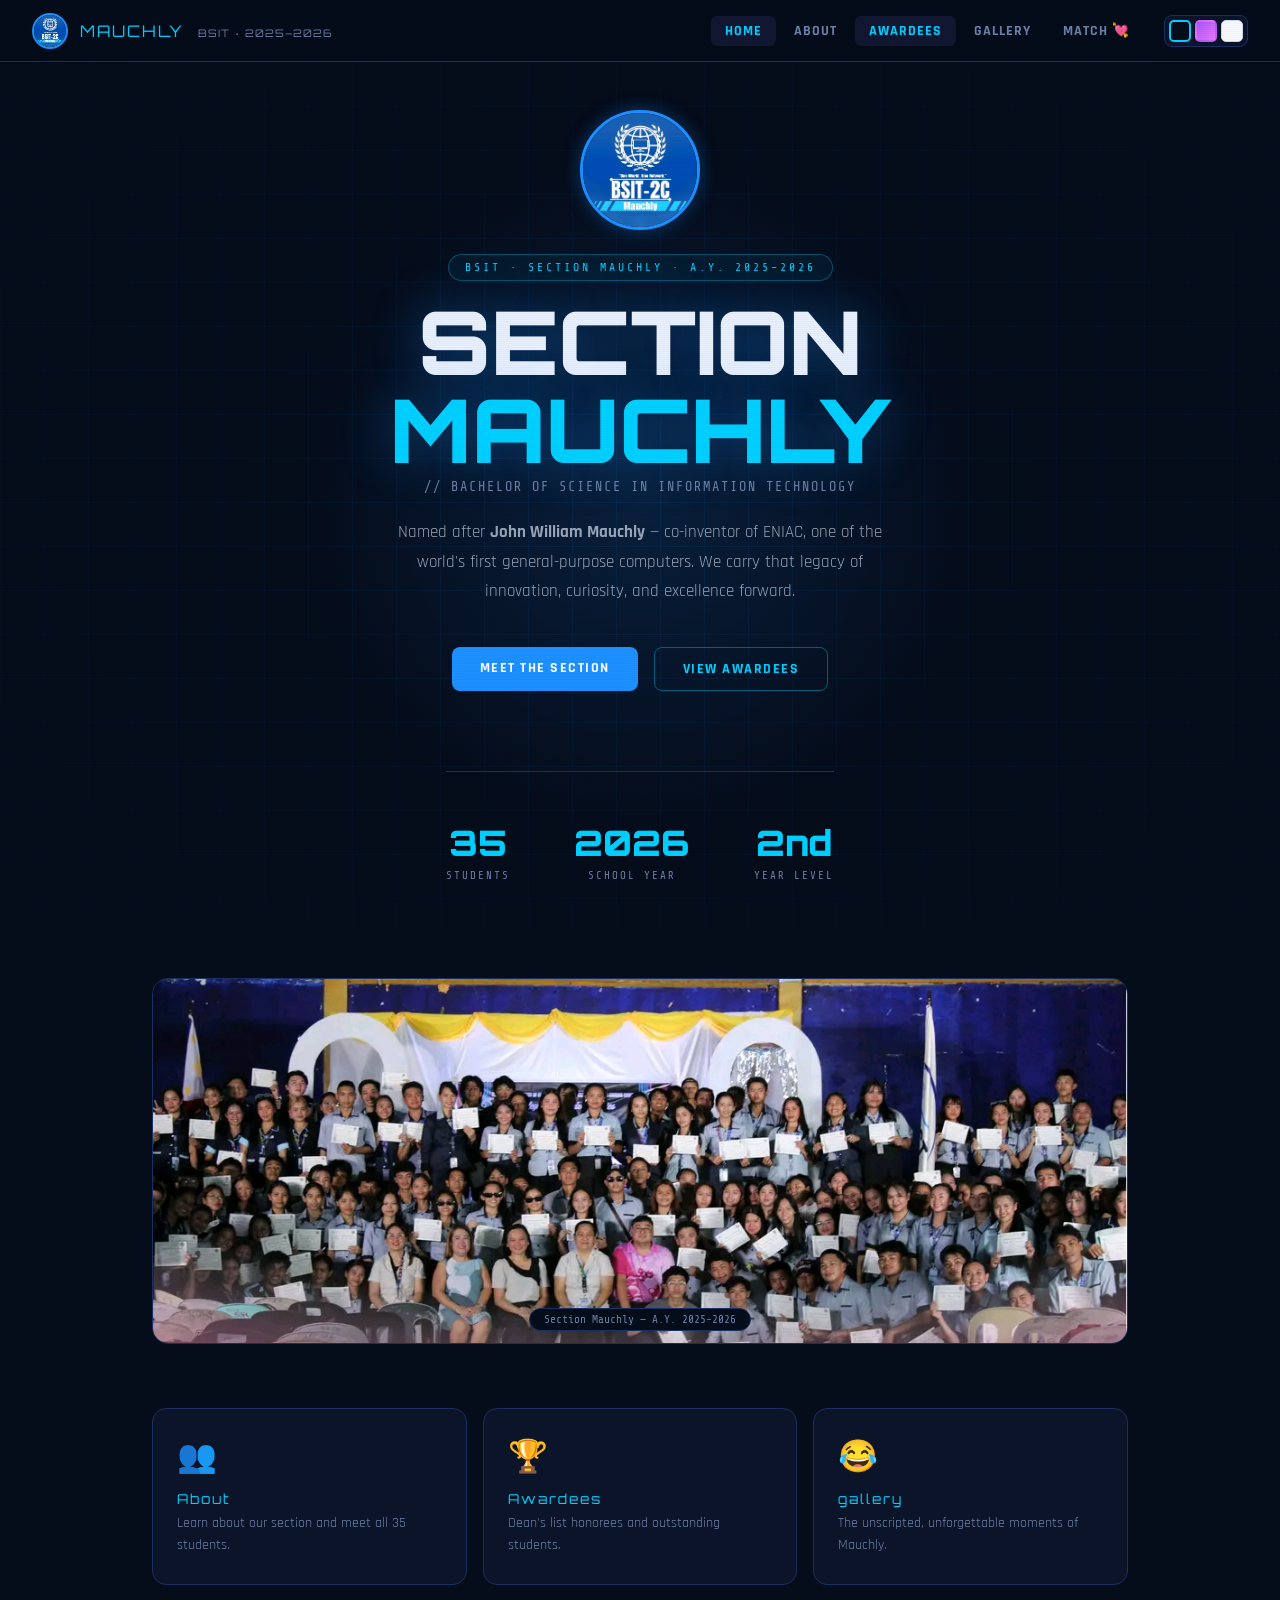
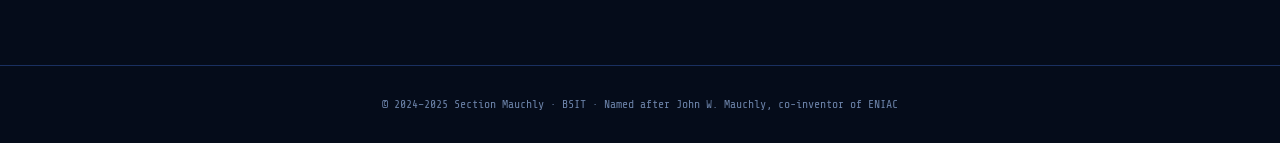
<file: index.html>
<!DOCTYPE html>
<html lang="en" data-theme="dark">
<head>
<meta charset="UTF-8"/>
<meta name="viewport" content="width=device-width,initial-scale=1.0"/>
<title>Section Mauchly — Home</title>
<link rel="stylesheet" href="style.css"/>
<style>
/* ===== HOME-SPECIFIC STYLES ===== */

.hero {
  min-height: calc(100vh - 62px);
  display: flex; flex-direction:column;
  align-items:center; justify-content:center;
  text-align:center; padding:3rem 2rem;
  position:relative; overflow:hidden;
}

/* Animated grid background */
.hero-grid {
  position:absolute; inset:0;
  background-image:
    linear-gradient(var(--hero-grid) 1px, transparent 1px),
    linear-gradient(90deg, var(--hero-grid) 1px, transparent 1px);
  background-size: 44px 44px;
  mask-image: radial-gradient(ellipse 85% 85% at 50% 50%, black, transparent);
  animation: gridPulse 6s ease-in-out infinite;
}
@keyframes gridPulse {
  0%,100% { opacity:0.7; } 50% { opacity:1; }
}

/* Glow orb */
.hero-glow {
  position:absolute; width:700px; height:700px; border-radius:50%;
  background:radial-gradient(circle,
    color-mix(in srgb,var(--accent) 15%,transparent) 0%,
    transparent 70%);
  top:50%; left:50%; transform:translate(-50%,-50%);
  pointer-events:none; animation:orbPulse 5s ease-in-out infinite;
}
@keyframes orbPulse {
  0%,100% { transform:translate(-50%,-50%) scale(1); }
  50%      { transform:translate(-50%,-50%) scale(1.08); }
}

.hero-content { position:relative; z-index:1; }

/* Section photo / logo area */
.hero-logo {
  width:120px; height:120px; border-radius:50%;
  border:3px solid var(--accent); margin:0 auto 1.5rem;
  display:flex; align-items:center; justify-content:center;
  background:var(--card);
  box-shadow: var(--glow);
  overflow:hidden; position:relative;
}
.hero-logo img { width:100%; height:100%; object-fit:cover; display:block; }
.hero-logo .placeholder-text {
  font-family:'Orbitron',monospace; font-size:0.6rem;
  color:var(--text-muted); text-align:center; padding:8px;
  line-height:1.4;
}

.hero-tag {
  font-family:'Share Tech Mono',monospace;
  font-size:0.72rem; color:var(--accent2);
  letter-spacing:3px; text-transform:uppercase;
  margin-bottom:1rem; padding:6px 16px;
  border:1px solid var(--tag-border);
  border-radius:20px; display:inline-block;
  background:var(--tag-bg);
}

.hero-title {
  font-family:'Orbitron',monospace;
  font-size:clamp(2.8rem,9vw,5.5rem);
  font-weight:900; color:var(--text); line-height:1;
  margin-bottom:0.4rem;
  text-shadow: 0 0 50px color-mix(in srgb,var(--accent) 40%,transparent);
}
.hero-title .accent { color:var(--accent2); }

.hero-subtitle {
  font-family:'Share Tech Mono',monospace;
  font-size:0.85rem; color:var(--text-muted);
  letter-spacing:2px; margin-bottom:1.5rem;
}

.hero-desc {
  max-width:520px; margin:0 auto 2.5rem;
  font-size:1.05rem;
  color:color-mix(in srgb,var(--text) 65%,transparent);
  line-height:1.75;
}

.hero-btns {
  display:flex; gap:1rem; justify-content:center; flex-wrap:wrap;
}

/* Stats bar */
.hero-stats {
  display:flex; gap:4rem; justify-content:center;
  margin-top:5rem; padding-top:3rem;
  border-top:1px solid var(--border);
  position:relative; z-index:1; flex-wrap:wrap;
}
.stat-item { text-align:center; }
.stat-num {
  font-family:'Orbitron',monospace;
  font-size:2.2rem; color:var(--accent2); font-weight:900;
}
.stat-label {
  font-family:'Share Tech Mono',monospace;
  font-size:0.68rem; color:var(--text-muted);
  letter-spacing:2px; text-transform:uppercase; margin-top:4px;
}

/* Section photo strip */
.section-photo {
  width:100%; max-width:1040px; margin:0 auto;
  padding:3rem 2rem;
}
.section-photo-frame {
  width:100%; border-radius:16px; overflow:hidden;
  border:1px solid var(--border);
  background:var(--card);
  aspect-ratio:16/6;
  display:flex; align-items:center; justify-content:center;
  position:relative;
}
.section-photo-frame img {
  width:100%; height:100%; object-fit:cover; display:block;
}
.photo-placeholder {
  display:flex; flex-direction:column; align-items:center;
  gap:0.75rem; color:var(--text-muted);
}
.photo-placeholder .icon {
  font-size:3rem; opacity:0.4;
}
.photo-placeholder p {
  font-family:'Share Tech Mono',monospace;
  font-size:0.8rem; letter-spacing:2px; opacity:0.5;
}
.photo-label {
  position:absolute; bottom:12px; left:50%; transform:translateX(-50%);
  font-family:'Share Tech Mono',monospace; font-size:0.7rem;
  color:var(--text-muted); background:var(--bg);
  padding:4px 14px; border-radius:20px; border:1px solid var(--border);
}

/* Quick nav cards */
.quick-nav {
  max-width:1040px; margin:0 auto;
  padding:1rem 2rem 5rem;
  display:grid; grid-template-columns:repeat(auto-fit,minmax(220px,1fr));
  gap:1rem;
}
.qcard {
  background:var(--card); border:1px solid var(--border);
  border-radius:14px; padding:1.75rem 1.5rem;
  text-decoration:none; color:var(--text);
  transition:all 0.25s; display:block; position:relative; overflow:hidden;
}
.qcard::after {
  content:''; position:absolute; inset:0;
  background:linear-gradient(135deg,
    color-mix(in srgb,var(--accent) 8%,transparent), transparent);
  opacity:0; transition:opacity 0.25s;
}
.qcard:hover { border-color:var(--accent); transform:translateY(-3px); }
.qcard:hover::after { opacity:1; }
.qcard-icon { font-size:2rem; margin-bottom:0.75rem; }
.qcard-title {
  font-family:'Orbitron',monospace; font-size:0.85rem;
  color:var(--accent2); letter-spacing:2px; margin-bottom:0.4rem;
}
.qcard-desc {
  font-size:0.9rem; color:var(--text-muted); line-height:1.5;
}
</style>
</head>
<body>

<!-- NAV -->
<nav>
  <div class="nav-logo">
    <div class="nav-logo-img" id="nav-logo-wrap">
      <img src="logo.jpg" alt="Mauchly Logo"/>
    </div>
    <div class="nav-brand">MAUCHLY <span>BSIT · 2025–2026</span></div>
  </div>
  <div class="nav-right">
    <div class="nav-links">
      <a href="index.html" class="active">Home</a>
      <a href="about.html">About</a>
       <a href="awardees.html" class="active">Awardees</a>
      <a href="bloopers.html">Gallery</a>
      <a href="match.html">Match 💘</a>
    </div>
    <div class="theme-switcher">
      <button class="theme-btn t-dark"   data-theme="dark"   title="Dark theme"></button>
      <button class="theme-btn t-purple" data-theme="purple" title="Purple theme"></button>
      <button class="theme-btn t-white"  data-theme="white"  title="White theme"></button>
    </div>
  </div>
</nav>

<!-- HERO -->
<section class="hero">
  <div class="hero-grid"></div>
  <div class="hero-glow"></div>
  <div class="hero-content fade-up">

    <div class="hero-logo">
      <img src="logo.jpg" alt="Mauchly Logo"/>
    </div>

    <div class="hero-tag">BSIT · Section Mauchly · A.Y. 2025–2026</div>
    <div class="hero-title">SECTION<br><span class="accent">MAUCHLY</span></div>
    <div class="hero-subtitle">// BACHELOR OF SCIENCE IN INFORMATION TECHNOLOGY</div>
    <p class="hero-desc">
      Named after <strong>John William Mauchly</strong> — co-inventor of ENIAC,
      one of the world's first general-purpose computers. We carry that legacy of
      innovation, curiosity, and excellence forward.
    </p>
    <div class="hero-btns">
      <a href="about.html" class="btn-primary">Meet the Section</a>
      <a href="awardees.html" class="btn-outline">View Awardees</a>
    </div>
  </div>

  <div class="hero-stats fade-up">
    <div class="stat-item">
      <div class="stat-num">35</div>
      <div class="stat-label">Students</div>
    </div>
    <div class="stat-item">
      <div class="stat-num">2026</div>
      <div class="stat-label">School Year</div>
    </div>
    <div class="stat-item">
      <div class="stat-num">2nd</div>
      <div class="stat-label">Year Level</div>
    </div>
  </div>
</section>

<!-- SECTION CLASS PHOTO -->
<div class="section-photo">
  <div class="section-photo-frame">
    <img src="g.jpg" alt="Section Mauchly Class Photo"/>
    <div class="photo-label">Section Mauchly — A.Y. 2025-2026</div>
  </div>
</div>


<!-- QUICK NAV CARDS -->
<div class="quick-nav">
  <a href="about.html" class="qcard">
    <div class="qcard-icon">👥</div>
    <div class="qcard-title">About </div>
    <div class="qcard-desc">Learn about our section and meet all 35 students.</div>
  </a>
  <a href="awardees.html" class="qcard">
    <div class="qcard-icon">🏆</div>
    <div class="qcard-title">Awardees</div>
    <div class="qcard-desc">Dean's list honorees and outstanding students.</div>
  </a>
  <a href="bloopers.html" class="qcard">
    <div class="qcard-icon">😂</div>
    <div class="qcard-title">gallery</div>
    <div class="qcard-desc">The unscripted, unforgettable moments of Mauchly.</div>
  </a>
</div>

<footer>
  © 2024–2025 Section Mauchly · BSIT · Named after John W. Mauchly, co-inventor of ENIAC
</footer>

<script src="theme.js"></script>
</body>
</html>
</file>
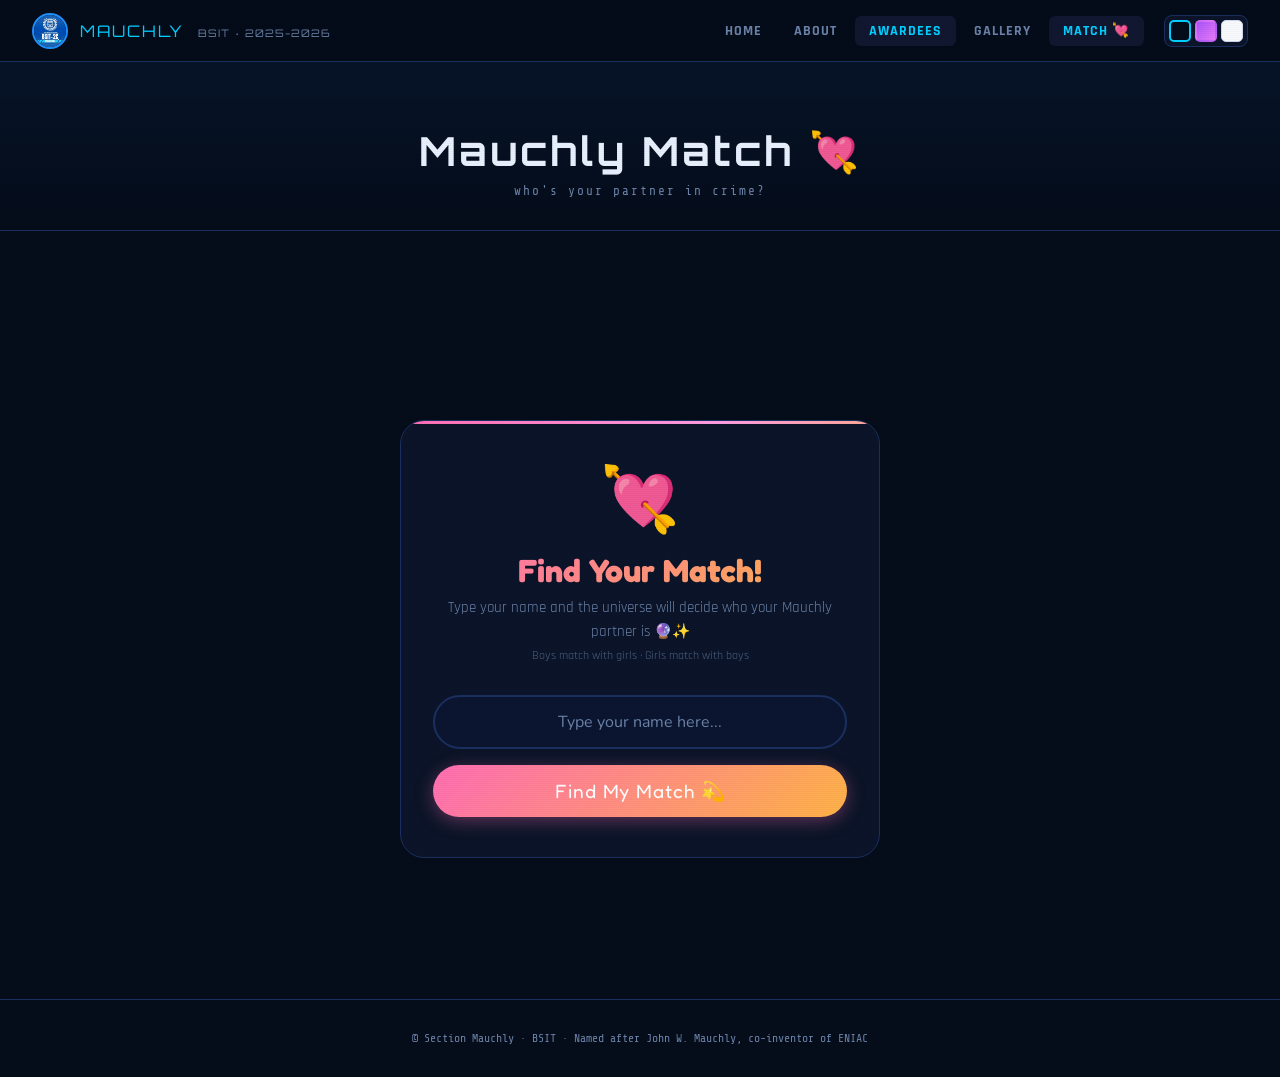
<file: match.html>
<!DOCTYPE html>
<html lang="en" data-theme="dark">
<head>
<meta charset="UTF-8"/>
<meta name="viewport" content="width=device-width,initial-scale=1.0"/>
<title>Mauchly Match 💘</title>
<link rel="stylesheet" href="style.css"/>
<style>
@import url('https://fonts.googleapis.com/css2?family=Fredoka+One&family=Nunito:wght@400;700;800;900&display=swap');

.match-page {
  min-height: 80vh;
  display: flex;
  flex-direction: column;
  align-items: center;
  justify-content: center;
  padding: 2rem 1rem;
}

.match-intro {
  background: var(--card);
  border: 1px solid var(--border);
  border-radius: 24px;
  padding: 2.5rem 2rem;
  max-width: 480px;
  width: 100%;
  text-align: center;
  position: relative;
  overflow: hidden;
}
.match-intro::before {
  content: '';
  position: absolute; top: 0; left: 0; right: 0; height: 3px;
  background: linear-gradient(90deg, #ff6eb4, #ff9de2, #ffb347, #ff6eb4);
  background-size: 200% auto;
  animation: shimmer 2s linear infinite;
}
@keyframes shimmer {
  from { background-position: 0% center; }
  to   { background-position: 200% center; }
}

.match-big-emoji {
  font-size: 4rem;
  margin-bottom: 0.5rem;
  animation: bounce 1.8s ease-in-out infinite;
  display: block;
}
@keyframes bounce {
  0%,100% { transform: translateY(0); }
  50%      { transform: translateY(-12px); }
}

.match-intro h1 {
  font-family: 'Fredoka One', cursive;
  font-size: 2rem;
  background: linear-gradient(135deg, #ff6eb4, #ffb347);
  -webkit-background-clip: text;
  -webkit-text-fill-color: transparent;
  background-clip: text;
  margin-bottom: 0.4rem;
}
.match-intro p {
  font-size: 0.92rem;
  color: var(--text-muted);
  line-height: 1.6;
  margin-bottom: 1.75rem;
}

.match-input-wrap {
  position: relative;
  margin-bottom: 1rem;
}
.match-name-input {
  width: 100%;
  box-sizing: border-box;
  background: var(--bg3, var(--card2, #0d1b2e));
  border: 2px solid var(--border);
  border-radius: 50px;
  padding: 14px 24px;
  font-family: 'Nunito', sans-serif;
  font-size: 1rem;
  font-weight: 700;
  color: var(--text);
  outline: none;
  text-align: center;
  transition: border-color 0.2s, box-shadow 0.2s;
}
.match-name-input:focus {
  border-color: #ff6eb4;
  box-shadow: 0 0 0 4px rgba(255,110,180,0.15);
}
.match-name-input::placeholder { color: var(--text-muted); font-weight: 400; }

.match-suggestions {
  position: absolute;
  top: calc(100% + 6px);
  left: 0; right: 0;
  background: var(--card);
  border: 1px solid var(--border);
  border-radius: 16px;
  overflow: hidden;
  z-index: 100;
  max-height: 220px;
  overflow-y: auto;
  display: none;
  box-shadow: 0 8px 24px rgba(0,0,0,0.3);
}
.match-suggestions.open { display: block; }
.match-suggestion-item {
  padding: 10px 20px;
  font-family: 'Nunito', sans-serif;
  font-size: 0.9rem;
  color: var(--text);
  cursor: pointer;
  transition: background 0.15s;
  text-align: left;
}
.match-suggestion-item .gender-tag {
  font-size: 0.7rem;
  opacity: 0.6;
  margin-left: 6px;
}
.match-suggestion-item:hover {
  background: color-mix(in srgb, #ff6eb4 12%, transparent);
  color: #ff6eb4;
}

.match-btn {
  width: 100%;
  padding: 14px;
  border: none;
  border-radius: 50px;
  background: linear-gradient(135deg, #ff6eb4, #ffb347);
  color: #fff;
  font-family: 'Fredoka One', cursive;
  font-size: 1.2rem;
  letter-spacing: 1px;
  cursor: pointer;
  transition: transform 0.18s, box-shadow 0.18s;
  box-shadow: 0 4px 18px rgba(255,110,180,0.35);
}
.match-btn:hover {
  transform: translateY(-2px);
  box-shadow: 0 8px 24px rgba(255,110,180,0.5);
}
.match-btn:active { transform: scale(0.97); }

.match-result {
  display: none;
  max-width: 480px;
  width: 100%;
  text-align: center;
  animation: popIn 0.5s cubic-bezier(0.34,1.56,0.64,1);
}
.match-result.show { display: block; }

@keyframes popIn {
  from { opacity: 0; transform: scale(0.7); }
  to   { opacity: 1; transform: scale(1); }
}

.result-card {
  background: linear-gradient(145deg, #ffb6d9, #ffd6a5);
  border-radius: 32px;
  padding: 2.5rem 2rem 2rem;
  position: relative;
  overflow: hidden;
  box-shadow: 0 12px 40px rgba(255,110,180,0.35);
}

.result-card::before {
  content: '';
  position: absolute; inset: 0;
  background-image:
    radial-gradient(circle, #ff6eb4 2px, transparent 2px),
    radial-gradient(circle, #ffb347 2px, transparent 2px),
    radial-gradient(circle, #a78bfa 2px, transparent 2px),
    radial-gradient(circle, #34d399 2px, transparent 2px);
  background-size: 60px 60px, 80px 80px, 70px 70px, 90px 90px;
  background-position: 10px 10px, 40px 30px, 20px 50px, 60px 15px;
  opacity: 0.25;
  pointer-events: none;
}

.result-badge {
  display: inline-block;
  background: #fff;
  color: #ff6eb4;
  font-family: 'Fredoka One', cursive;
  font-size: 0.85rem;
  letter-spacing: 1px;
  padding: 5px 18px;
  border-radius: 50px;
  margin-bottom: 1.25rem;
  box-shadow: 0 2px 8px rgba(255,110,180,0.2);
}

.result-avatars {
  display: flex;
  align-items: center;
  justify-content: center;
  gap: 0;
  margin-bottom: 1.25rem;
  position: relative;
  z-index: 1;
}

.result-avatar {
  width: 88px; height: 88px;
  border-radius: 50%;
  border: 4px solid #fff;
  background: linear-gradient(135deg, #ff6eb4, #ffb347);
  display: flex; align-items: center; justify-content: center;
  font-family: 'Fredoka One', cursive;
  font-size: 1.6rem;
  color: #fff;
  box-shadow: 0 4px 16px rgba(0,0,0,0.15);
  position: relative;
  flex-shrink: 0;
}
.result-avatar.second {
  background: linear-gradient(135deg, #a78bfa, #60a5fa);
  margin-left: -18px;
}

.result-flame {
  position: absolute;
  top: 50%; left: 50%;
  transform: translate(-50%, -50%);
  z-index: 2;
  width: 52px; height: 52px;
  background: #fff;
  border-radius: 50%;
  display: flex; align-items: center; justify-content: center;
  font-size: 1.8rem;
  box-shadow: 0 4px 16px rgba(0,0,0,0.15);
  animation: flamePulse 1.2s ease-in-out infinite;
}
@keyframes flamePulse {
  0%,100% { transform: translate(-50%,-50%) scale(1); }
  50%      { transform: translate(-50%,-50%) scale(1.15); }
}

.result-names {
  display: flex;
  align-items: center;
  justify-content: center;
  gap: 0.5rem;
  margin-bottom: 0.5rem;
  flex-wrap: wrap;
  position: relative; z-index: 1;
}
.result-name {
  font-family: 'Fredoka One', cursive;
  font-size: 1.3rem;
  color: #7c2d5e;
}
.result-heart { font-size: 1.3rem; }

.result-stats {
  display: flex;
  justify-content: center;
  gap: 1.5rem;
  margin: 1rem 0 1.25rem;
  position: relative; z-index: 1;
}
.result-stat {
  background: rgba(255,255,255,0.55);
  border-radius: 16px;
  padding: 0.65rem 1.1rem;
  min-width: 90px;
}
.result-stat-label {
  font-family: 'Nunito', sans-serif;
  font-size: 0.7rem;
  font-weight: 800;
  color: #b0527a;
  letter-spacing: 0.5px;
  margin-bottom: 2px;
}
.result-stat-value {
  font-family: 'Fredoka One', cursive;
  font-size: 1.6rem;
  color: #e91e8c;
  line-height: 1.1;
}

.result-compat-wrap {
  position: relative; z-index: 1;
  margin-bottom: 1.25rem;
}
.result-compat-label {
  font-family: 'Nunito', sans-serif;
  font-size: 0.78rem;
  font-weight: 800;
  color: #b0527a;
  margin-bottom: 6px;
}
.result-compat-bar-bg {
  background: rgba(255,255,255,0.4);
  border-radius: 50px;
  height: 14px;
  overflow: hidden;
}
.result-compat-bar-fill {
  height: 100%;
  border-radius: 50px;
  background: linear-gradient(90deg, #ff6eb4, #ffb347);
  transition: width 1.2s cubic-bezier(0.34,1.2,0.64,1);
  width: 0%;
}
.result-compat-pct {
  font-family: 'Fredoka One', cursive;
  font-size: 0.9rem;
  color: #7c2d5e;
  margin-top: 4px;
}

.result-message {
  background: rgba(255,255,255,0.6);
  border-radius: 16px;
  padding: 0.75rem 1rem;
  font-family: 'Nunito', sans-serif;
  font-size: 0.9rem;
  font-weight: 700;
  color: #7c2d5e;
  margin-bottom: 1.25rem;
  position: relative; z-index: 1;
  line-height: 1.5;
}

.match-try-again {
  background: #fff;
  color: #ff6eb4;
  border: none;
  border-radius: 50px;
  padding: 11px 32px;
  font-family: 'Fredoka One', cursive;
  font-size: 1rem;
  cursor: pointer;
  transition: transform 0.18s, box-shadow 0.18s;
  box-shadow: 0 4px 14px rgba(255,110,180,0.25);
  position: relative; z-index: 1;
}
.match-try-again:hover {
  transform: translateY(-2px);
  box-shadow: 0 6px 20px rgba(255,110,180,0.4);
}

.hearts-bg {
  position: fixed; inset: 0;
  pointer-events: none; z-index: 0;
  overflow: hidden;
}
.heart-float {
  position: absolute;
  bottom: -60px;
  font-size: 1.5rem;
  animation: floatUp linear infinite;
  opacity: 0;
}
@keyframes floatUp {
  0%   { transform: translateY(0) rotate(0deg); opacity: 0.7; }
  100% { transform: translateY(-110vh) rotate(20deg); opacity: 0; }
}

@media(max-width:480px){
  .match-intro h1 { font-size: 1.6rem; }
  .result-name { font-size: 1.1rem; }
  .result-avatar { width: 72px; height: 72px; font-size: 1.3rem; }
  .result-flame { width: 42px; height: 42px; font-size: 1.4rem; }
}
</style>
</head>
<body>

<div class="hearts-bg" id="hearts-bg"></div>

<nav>
  <div class="nav-logo">
    <div class="nav-logo-img">
      <img src="logo.jpg" alt="Logo"
           onerror="this.style.display='none';this.nextElementSibling.style.display='flex'"/>
      <span style="display:none">M</span>
    </div>
    <div class="nav-brand">MAUCHLY <span>BSIT · 2025-2026</span></div>
  </div>
  <div class="nav-right">
    <div class="nav-links">
      <a href="index.html">Home</a>
      <a href="about.html">About</a>
       <a href="awardees.html" class="active">Awardees</a>
      <a href="bloopers.html">Gallery</a>
      <a href="match.html" class="active">Match 💘</a>
    </div>
    <div class="theme-switcher">
      <button class="theme-btn t-dark"   data-theme="dark"   title="Dark"></button>
      <button class="theme-btn t-purple" data-theme="purple" title="Purple"></button>
      <button class="theme-btn t-white"  data-theme="white"  title="White"></button>
    </div>
  </div>
</nav>

<div class="page-header">
  <h1>Mauchly Match 💘</h1>
  <p>who's your partner in crime?</p>
</div>

<div class="match-page">

  <div class="match-intro" id="match-intro">
    <span class="match-big-emoji">💘</span>
    <h1>Find Your Match!</h1>
    <p>Type your name and the universe will decide who your Mauchly partner is 🔮✨<br>
    <small style="opacity:0.7">Boys match with girls · Girls match with boys</small></p>

    <div class="match-input-wrap">
      <input class="match-name-input" id="match-input"
             type="text" placeholder="Type your name here..."
             autocomplete="off"
             oninput="filterSuggestions()"
             onkeydown="handleKey(event)"/>
      <div class="match-suggestions" id="match-suggestions"></div>
    </div>

    <button class="match-btn" onclick="findMatch()">
      Find My Match 💫
    </button>
  </div>

  <div class="match-result" id="match-result">
    <div class="result-card">
      <div class="result-badge">💘 IT'S A MATCH!</div>

      <div class="result-avatars">
        <div class="result-avatar" id="avatar1"></div>
        <div class="result-flame">💗</div>
        <div class="result-avatar second" id="avatar2"></div>
      </div>

      <div class="result-names">
        <span class="result-name" id="name1"></span>
        <span class="result-heart">💕</span>
        <span class="result-name" id="name2"></span>
      </div>

      <div class="result-stats">
        <div class="result-stat">
          <div class="result-stat-label">Match Days</div>
          <div class="result-stat-value" id="stat-days">0</div>
        </div>
        <div class="result-stat">
          <div class="result-stat-label">Vibes Sent</div>
          <div class="result-stat-value" id="stat-vibes">0</div>
        </div>
      </div>

      <div class="result-compat-wrap">
        <div class="result-compat-label">💖 Compatibility</div>
        <div class="result-compat-bar-bg">
          <div class="result-compat-bar-fill" id="compat-bar"></div>
        </div>
        <div class="result-compat-pct" id="compat-pct"></div>
      </div>

      <div class="result-message" id="result-message"></div>

      <button class="match-try-again" onclick="tryAgain()">
        🔄 Try Again!
      </button>
    </div>
  </div>

</div>

<footer>
  © Section Mauchly · BSIT · Named after John W. Mauchly, co-inventor of ENIAC
</footer>

<script src="theme.js"></script>
<script>
const STUDENTS = [
  // ---- GIRLS ----
  { name: "Rotchel May Palermo",     gender: "F" },
  { name: "Desiree Jane Palma",      gender: "F" },
  { name: "Neri Rose Palma",         gender: "F" },
  { name: "Camille Rose Palomaria",  gender: "F" },
  { name: "Cherryl Jean Pama",       gender: "F" },
  { name: "Lyka Panes",              gender: "F" },
  { name: "Margarit Panes",          gender: "F" },
  { name: "Maricar Panes",           gender: "F" },
  { name: "Princess Grace Patricio", gender: "F" },
  { name: "Lynbell Grace Penora",    gender: "F" },
  { name: "Charmie May Quibingco",   gender: "F" },
  { name: "Sedrika Quidan",          gender: "F" },
  { name: "Jenny Quitane",           gender: "F" },
  { name: "Devine Grace Sampiano",   gender: "F" },
  { name: "Lyca Santero",            gender: "F" },
  { name: "Lady Mae Sumido",         gender: "F" },
  { name: "Dianna Tuarez",           gender: "F" },
  { name: "Justine Mae Villalobos",  gender: "F" },
  // ---- BOYS ----
  { name: "Ramon Miguel Palmares",   gender: "M" },
  { name: "Kenneth Palmes",          gender: "M" },
  { name: "John Rey Palomo",         gender: "M" },
  { name: "Reniel Palomo",           gender: "M" },
  { name: "Jay Pamonag",             gender: "M" },
  { name: "Jhon Paul Paneza",        gender: "M" },
  { name: "AJ Novee Paniza",         gender: "M" },
  { name: "Gabriel Kent Parreño",    gender: "M" },
  { name: "Reinhearth Pecasis",      gender: "F" },
  { name: "JhonDavid Poblador",      gender: "M" },
  { name: "Sam Ruda",                gender: "M" },
  { name: "Joegie Salutin",          gender: "M" },
  { name: "Kenvie Samentar",         gender: "F" },
  { name: "jhonalfred Santos",       gender: "M" },
  { name: "Charles Brian Taberna",   gender: "M" },
  { name: "Robert Tumale",           gender: "M" },
  { name: "Ed Erlje Vargas",         gender: "M" },
];

const SPECIAL_PAIRS = [
  {
    a: "charles brian taberna",
    b: "Sedrika Quidan",
    compat: 98,
    message: "Destined. The universe didn't even hesitate on this one, it meant to be💘✨"
  },
  {
    a: "jhon paul paneza",
    b: "Kenvie Samentar",
    compat: 99,
    message: "Some matches are just written in the stars fr 🌟💕"
  },
];

// Tracks whether each special pair has already fired once this session
const specialPairUsed = {};

const MESSAGES = [
  "You two are basically the same person 😭💕",
  "The universe ships it. Who are we to argue? 💫",
  "Bestie level: SOULMATES 🥹✨",
  "Your combined brainpower could pass any exam 📚💘",
  "Chaotic duo energy detected 🔥😂",
  "Lowkey the cutest pair in Mauchly 👀💗",
  "This match was written in the stars fr 🌟",
  "Together you could survive any group project 💪💕",
  "The cringe level between you two is immeasurable 😭❤️",
  "Plot twist: you were always meant to find each other 🎬💘",
  "Mauchly's power couple right here 👑💖",
  "Your energy together could power the whole CCS 😳✨",
  "Main characters of Section Mauchly 🎭💕",
  "Nobody is ready for you two together 😂🔥",
  "Friendship goals unlocked 🏆💘",
];

let lastPartnerName = "";

/* ===== FLOATING HEARTS ===== */
function spawnHearts() {
  const bg = document.getElementById('hearts-bg');
  const emojis = ['💕','💗','💘','💖','🩷','❤️','✨'];
  for (let i = 0; i < 12; i++) {
    const h = document.createElement('div');
    h.className = 'heart-float';
    h.textContent = emojis[Math.floor(Math.random() * emojis.length)];
    h.style.left = Math.random() * 100 + 'vw';
    h.style.fontSize = (Math.random() * 1.2 + 0.8) + 'rem';
    const dur = Math.random() * 6 + 5;
    h.style.animationDuration = dur + 's';
    h.style.animationDelay = Math.random() * 8 + 's';
    bg.appendChild(h);
  }
}
spawnHearts();

/* ===== SUGGESTIONS ===== */
function filterSuggestions() {
  const val = document.getElementById('match-input').value.toLowerCase().trim();
  const box  = document.getElementById('match-suggestions');
  if (!val) { box.classList.remove('open'); return; }

  const matches = STUDENTS.filter(s => s.name.toLowerCase().includes(val));
  if (!matches.length) { box.classList.remove('open'); return; }

  box.innerHTML = matches.slice(0, 6).map(s =>
    `<div class="match-suggestion-item" onclick="selectName('${s.name.replace(/'/g,"\\'")}')">
      ${s.name}
      <span class="gender-tag">${s.gender === 'F' ? '♀' : '♂'}</span>
    </div>`
  ).join('');
  box.classList.add('open');
}

function selectName(name) {
  document.getElementById('match-input').value = name;
  document.getElementById('match-suggestions').classList.remove('open');
}

function handleKey(e) {
  if (e.key === 'Enter') findMatch();
}

document.addEventListener('click', function(e) {
  if (!e.target.closest('.match-input-wrap')) {
    document.getElementById('match-suggestions').classList.remove('open');
  }
});

/* ===== HELPERS ===== */
function getInitials(name) {
  return name.split(' ').filter(w => w).map(w => w[0].toUpperCase()).join('').slice(0, 2);
}

function randInt(min, max) {
  return Math.floor(Math.random() * (max - min + 1)) + min;
}

/* ===== FIND MATCH ===== */
function findMatch() {
  const raw = document.getElementById('match-input').value.trim();
  if (!raw) {
    const inp = document.getElementById('match-input');
    inp.style.borderColor = '#ff6eb4';
    inp.placeholder = 'Please enter your name first! 🥺';
    setTimeout(() => {
      inp.style.borderColor = '';
      inp.placeholder = 'Type your name here...';
    }, 2000);
    return;
  }

  const lowerInput = raw.toLowerCase();
  const matched = STUDENTS.find(s => s.name.toLowerCase() === lowerInput)
               || STUDENTS.find(s => s.name.toLowerCase().includes(lowerInput));
  const playerName   = matched ? matched.name : raw;
  const lowerPlayer  = playerName.toLowerCase().trim();
  const playerGender = matched ? matched.gender : null;

  // --- Check special pairs: only fire on the FIRST attempt ---
  for (const sp of SPECIAL_PAIRS) {
    if (lowerPlayer === sp.a) {
      if (!specialPairUsed[sp.a]) {
        // First attempt: give the locked match and mark it used
        specialPairUsed[sp.a] = true;
        const partnerObj = STUDENTS.find(s => s.name.toLowerCase() === sp.b.toLowerCase());
        if (partnerObj) {
          lastPartnerName = partnerObj.name.toLowerCase();
          renderResult(playerName, partnerObj.name, sp.compat, sp.message);
          return;
        }
      }
      // Second+ attempt: fall through to random matching below
      break;
    }
  }

  // --- Build opposite-gender pool, always excluding last shown partner ---
  let pool = STUDENTS.filter(s => {
    const lowerS = s.name.toLowerCase();
    if (lowerS === lowerPlayer) return false;
    if (playerGender && s.gender === playerGender) return false;
    if (lowerS === lastPartnerName) return false;
    return true;
  });

  if (!pool.length) {
    pool = STUDENTS.filter(s => {
      const lowerS = s.name.toLowerCase();
      if (lowerS === lowerPlayer) return false;
      if (playerGender && s.gender === playerGender) return false;
      return true;
    });
  }

  const partnerObj = pool[Math.floor(Math.random() * pool.length)];
  const compat     = randInt(65, 97);
  const msg        = MESSAGES[Math.floor(Math.random() * MESSAGES.length)];

  lastPartnerName = partnerObj.name.toLowerCase();
  renderResult(playerName, partnerObj.name, compat, msg);
}

/* ===== RENDER ===== */
function renderResult(playerName, partnerName, compat, msg) {
  const days  = randInt(30, 179);
  const vibes = randInt(100, 999);

  document.getElementById('avatar1').textContent = getInitials(playerName);
  document.getElementById('avatar2').textContent = getInitials(partnerName);
  document.getElementById('name1').textContent   = playerName.split(' ')[0];
  document.getElementById('name2').textContent   = partnerName.split(' ')[0];
  document.getElementById('stat-days').textContent  = days;
  document.getElementById('stat-vibes').textContent = vibes;
  document.getElementById('result-message').textContent = msg;
  document.getElementById('compat-pct').textContent = compat + '% compatible 💖';

  document.getElementById('match-intro').style.display = 'none';
  const resultEl = document.getElementById('match-result');
  resultEl.classList.remove('show');
  void resultEl.offsetWidth;
  resultEl.classList.add('show');

  document.getElementById('compat-bar').style.width = '0%';
  setTimeout(() => {
    document.getElementById('compat-bar').style.width = compat + '%';
  }, 300);

  spawnHearts();
  window.scrollTo({ top: 0, behavior: 'smooth' });
}

/* ===== TRY AGAIN ===== */
function tryAgain() {
  document.getElementById('compat-bar').style.width = '0%';
  document.getElementById('match-result').classList.remove('show');
  document.getElementById('match-intro').style.display = 'block';
  window.scrollTo({ top: 0, behavior: 'smooth' });
}
</script>
</body>
</html>
</file>
<file: style.css>
/* ===========================
   MAUCHLY SECTION — SHARED CSS
   Themes: dark | purple | white
=========================== */

@import url('https://fonts.googleapis.com/css2?family=Orbitron:wght@700;900&family=Rajdhani:wght@400;500;600;700&family=Share+Tech+Mono&display=swap');

/* ---- THEME VARIABLES ---- */
[data-theme="dark"] {
  --bg:        #050c1a;
  --bg2:       #080f20;
  --bg3:       #0b1530;
  --card:      #0b1428;
  --card2:     #0e1a35;
  --border:    #1a3060;
  --accent:    #1e90ff;
  --accent2:   #00cfff;
  --text:      #e8f0fe;
  --text-muted:#6b82a8;
  --nav-bg:    rgba(5,12,26,0.92);
  --hero-grid: rgba(30,144,255,0.07);
  --glow:      0 0 18px rgba(30,144,255,0.35);
  --tag-bg:    rgba(0,207,255,0.05);
  --tag-border:rgba(0,207,255,0.3);
}

[data-theme="purple"] {
  --bg:        #0d0718;
  --bg2:       #110b20;
  --bg3:       #160e28;
  --card:      #130a22;
  --card2:     #1a1030;
  --border:    #3a1e6a;
  --accent:    #a855f7;
  --accent2:   #e879f9;
  --text:      #f3e8ff;
  --text-muted:#9d7ec4;
  --nav-bg:    rgba(13,7,24,0.92);
  --hero-grid: rgba(168,85,247,0.08);
  --glow:      0 0 18px rgba(168,85,247,0.4);
  --tag-bg:    rgba(232,121,249,0.05);
  --tag-border:rgba(232,121,249,0.3);
}

[data-theme="white"] {
  --bg:        #f8f9fc;
  --bg2:       #ffffff;
  --bg3:       #eef1f8;
  --card:      #ffffff;
  --card2:     #f1f4fb;
  --border:    #d0d8f0;
  --accent:    #2563eb;
  --accent2:   #7c3aed;
  --text:      #111827;
  --text-muted:#6b7280;
  --nav-bg:    rgba(248,249,252,0.95);
  --hero-grid: rgba(37,99,235,0.06);
  --glow:      0 4px 20px rgba(37,99,235,0.15);
  --tag-bg:    rgba(37,99,235,0.06);
  --tag-border:rgba(37,99,235,0.25);
}

/* ---- RESET ---- */
*, *::before, *::after { margin:0; padding:0; box-sizing:border-box; }
html { scroll-behavior:smooth; }
body {
  background: var(--bg);
  color: var(--text);
  font-family: 'Rajdhani', sans-serif;
  min-height: 100vh;
  overflow-x: hidden;
  transition: background 0.4s, color 0.4s;
}

/* ---- SCANLINE (dark/purple only) ---- */
[data-theme="dark"] body::after,
[data-theme="purple"] body::after {
  content:'';
  position:fixed; inset:0;
  pointer-events:none; z-index:9999;
  background: repeating-linear-gradient(
    0deg,
    rgba(0,0,0,0.025) 0px,
    rgba(0,0,0,0.025) 1px,
    transparent 1px,
    transparent 2px
  );
}

/* ---- NAV ---- */
nav {
  position: sticky; top:0; z-index:100;
  background: var(--nav-bg);
  backdrop-filter: blur(14px);
  border-bottom: 1px solid var(--border);
  display: flex; align-items:center; justify-content:space-between;
  padding: 0 2rem; height:62px;
  transition: background 0.4s, border-color 0.4s;
}
.nav-logo {
  display:flex; align-items:center; gap:12px;
}
.nav-logo-img {
  width:36px; height:36px; border-radius:50%;
  object-fit:cover; border:2px solid var(--accent);
  display:flex; align-items:center; justify-content:center;
  background:var(--card); font-family:'Orbitron',monospace;
  font-size:0.65rem; font-weight:900; color:var(--accent);
  overflow:hidden;
}
.nav-logo-img img { width:100%; height:100%; object-fit:cover; display:block; }
.nav-brand {
  font-family:'Orbitron',monospace;
  font-size:1rem; color:var(--accent2);
  letter-spacing:2px;
}
.nav-brand span {
  color:var(--text-muted); font-size:0.65rem;
  margin-left:8px; letter-spacing:1px;
}
.nav-right { display:flex; align-items:center; gap:0.5rem; }
.nav-links { display:flex; gap:0.25rem; }
.nav-links a {
  text-decoration:none;
  font-family:'Rajdhani',sans-serif;
  font-size:0.85rem; font-weight:700;
  color:var(--text-muted); padding:6px 14px;
  border-radius:6px; letter-spacing:1px;
  text-transform:uppercase; transition:all 0.2s;
}
.nav-links a:hover,
.nav-links a.active {
  color:var(--accent2);
  background:rgba(128,128,255,0.1);
}

/* Theme switcher */
.theme-switcher {
  display:flex; gap:4px; margin-left:12px;
  background:var(--card); border:1px solid var(--border);
  border-radius:8px; padding:4px;
}
.theme-btn {
  width:22px; height:22px; border-radius:5px;
  border:2px solid transparent; cursor:pointer;
  transition:border-color 0.2s; padding:0;
}
.theme-btn.t-dark  { background:#050c1a; }
.theme-btn.t-purple{ background:linear-gradient(135deg,#a855f7,#e879f9); }
.theme-btn.t-white { background:#f8f9fc; border:1px solid #d0d8f0; }
.theme-btn.active  { border-color:var(--accent2); }

/* ---- FOOTER ---- */
footer {
  text-align:center; padding:2rem;
  border-top:1px solid var(--border);
  font-family:'Share Tech Mono',monospace;
  font-size:0.72rem; color:var(--text-muted);
}

/* ---- PAGE HEADER ---- */
.page-header {
  padding:4rem 2rem 2rem; text-align:center;
  border-bottom:1px solid var(--border);
  margin-bottom:3rem;
  background:linear-gradient(180deg, color-mix(in srgb,var(--accent) 6%,transparent), transparent);
}
.page-header h1 {
  font-family:'Orbitron',monospace;
  font-size:clamp(1.5rem,4vw,2.5rem);
  color:var(--text); letter-spacing:3px; margin-bottom:0.5rem;
}
.page-header p {
  font-family:'Share Tech Mono',monospace;
  font-size:0.8rem; color:var(--text-muted); letter-spacing:2px;
}

/* ---- SECTION CONTAINER ---- */
.section-container {
  max-width:1040px; margin:0 auto;
  padding:0 2rem 5rem;
}

/* ---- CARDS ---- */
.info-card {
  background:var(--card);
  border:1px solid var(--border);
  border-radius:14px; padding:2rem;
  margin-bottom:1.5rem; position:relative; overflow:hidden;
  transition:background 0.4s, border-color 0.4s;
}
.info-card::before {
  content:''; position:absolute; top:0; left:0; right:0; height:2px;
  background:linear-gradient(90deg,transparent,var(--accent),var(--accent2),transparent);
}
.info-card h2 {
  font-family:'Orbitron',monospace;
  font-size:0.85rem; color:var(--accent2);
  letter-spacing:2px; margin-bottom:1rem; text-transform:uppercase;
}
.info-card p {
  font-size:1rem; color:color-mix(in srgb,var(--text) 75%,transparent);
  line-height:1.8;
}

/* ---- BUTTONS ---- */
.btn-primary {
  background:var(--accent); color:#fff; border:none; cursor:pointer;
  font-family:'Rajdhani',sans-serif; font-weight:700;
  font-size:0.9rem; letter-spacing:1.5px; text-transform:uppercase;
  padding:12px 28px; border-radius:8px; transition:all 0.2s;
  text-decoration:none; display:inline-block;
}
.btn-primary:hover { opacity:0.85; box-shadow:var(--glow); }

.btn-outline {
  background:transparent; color:var(--accent2);
  border:1px solid color-mix(in srgb,var(--accent2) 40%,transparent);
  cursor:pointer; font-family:'Rajdhani',sans-serif; font-weight:700;
  font-size:0.9rem; letter-spacing:1.5px; text-transform:uppercase;
  padding:12px 28px; border-radius:8px; transition:all 0.2s;
  text-decoration:none; display:inline-block;
}
.btn-outline:hover {
  background:color-mix(in srgb,var(--accent2) 10%,transparent);
  border-color:var(--accent2);
}

/* ---- SECTION LABEL ---- */
.section-label {
  font-family:'Orbitron',monospace;
  font-size:0.8rem; color:var(--accent2);
  letter-spacing:3px; text-transform:uppercase;
  margin:2.5rem 0 1rem;
}

/* ---- SHARED ANIMATIONS ---- */
@keyframes fadeUp {
  from { opacity:0; transform:translateY(16px); }
  to   { opacity:1; transform:translateY(0); }
}
.fade-up { animation:fadeUp 0.5s ease both; }
</file>
